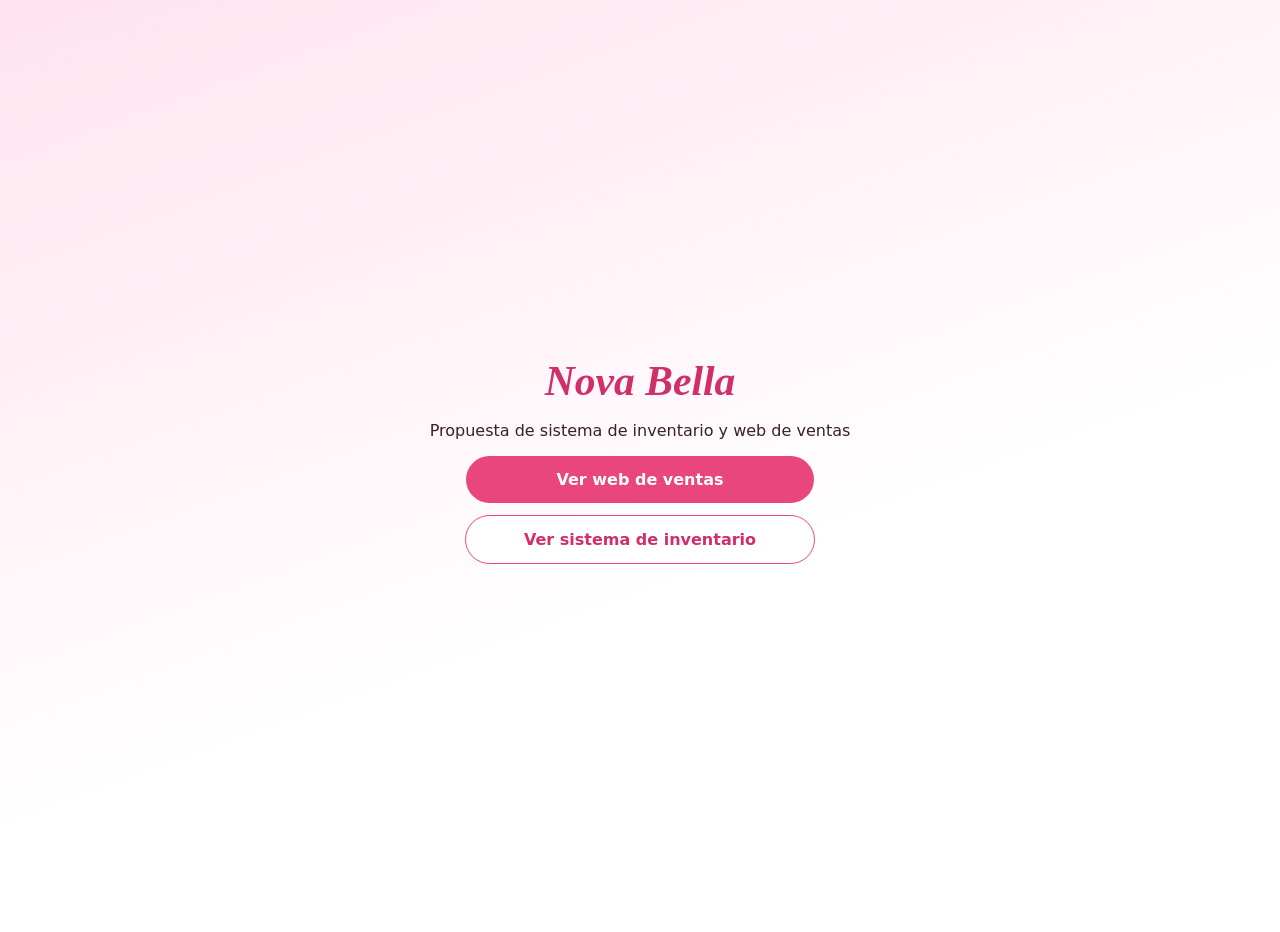
<file: index.html>
<!doctype html>
<html lang="es"><head><meta charset="utf-8"><meta name="viewport" content="width=device-width,initial-scale=1">
<title>Nova Bella · Propuesta</title>
<style>body{margin:0;min-height:100vh;display:grid;place-items:center;background:linear-gradient(160deg,#ffe3ee,#fff 60%);font-family:system-ui,sans-serif;color:#3a1f2b;text-align:center;padding:16px}
h1{font-family:Georgia,serif;font-style:italic;color:#d12f69;font-size:2.6rem;margin:0 0 6px}
a{display:block;margin:12px auto;max-width:320px;padding:14px;border-radius:999px;background:#e8467c;color:#fff;text-decoration:none;font-weight:600}
a.g{background:#fff;color:#d12f69;border:1px solid #e8467c}</style></head>
<body><main><h1>Nova Bella</h1><p>Propuesta de sistema de inventario y web de ventas</p>
<a href="web/">Ver web de ventas</a><a class="g" href="inventario/">Ver sistema de inventario</a></main></body></html>
</file>
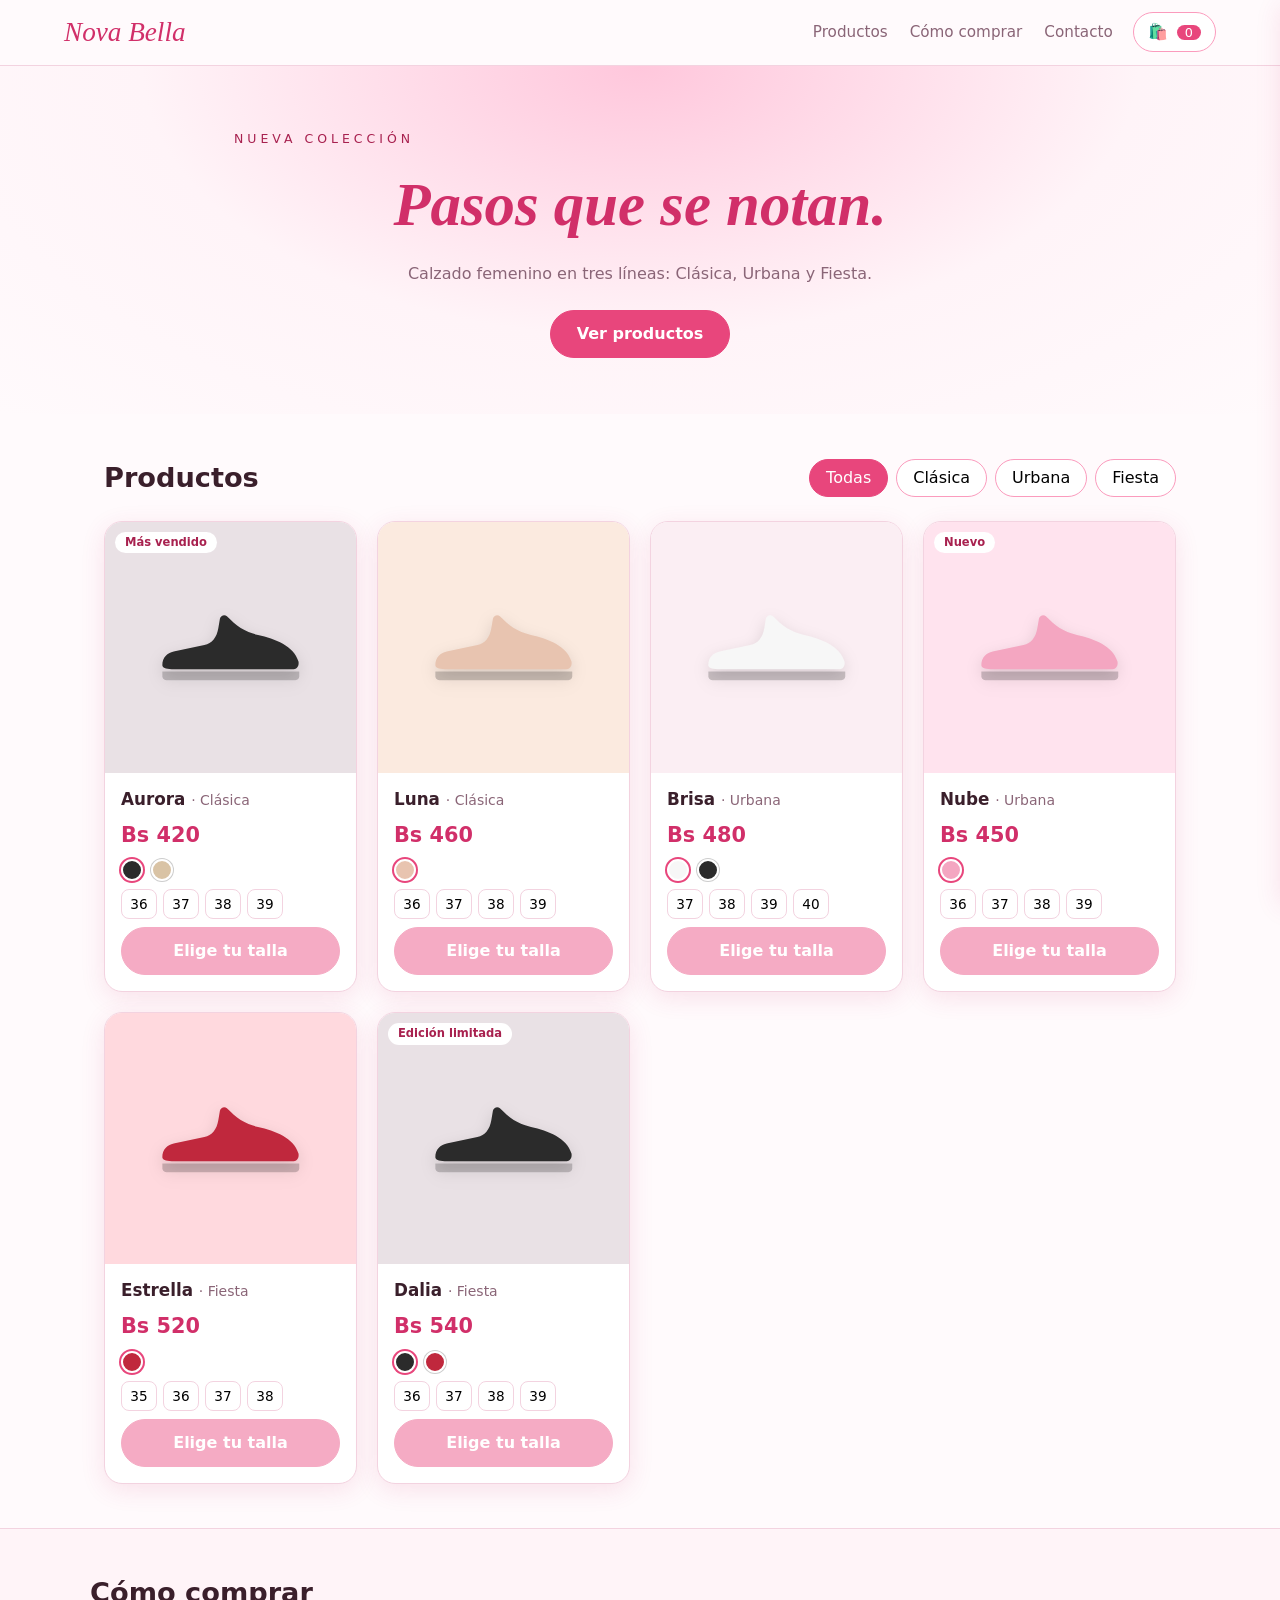
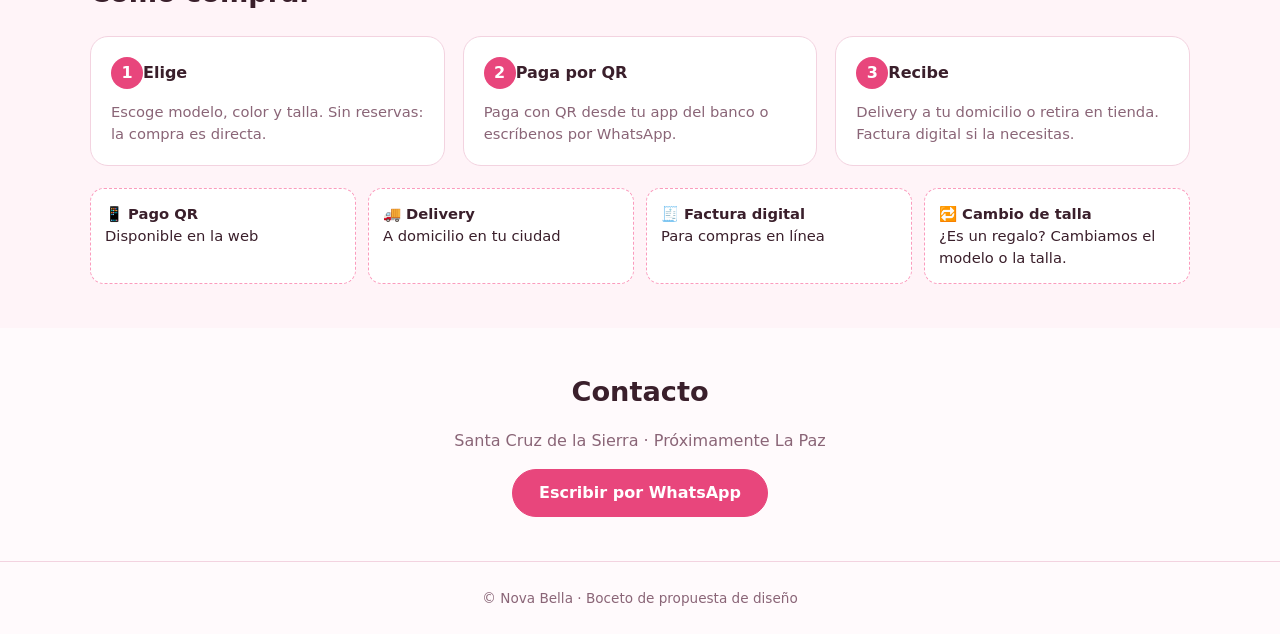
<file: web/index.html>
<!doctype html>
<html lang="es">
<head>
<meta charset="utf-8">
<meta name="viewport" content="width=device-width, initial-scale=1">
<title>Nova Bella · Calzado con estilo</title>
<meta name="description" content="Nova Bella: calzado femenino. Elige tu modelo, color y talla y compra con QR o escríbenos por WhatsApp.">
<link rel="stylesheet" href="styles.css">
</head>
<body>

<header class="bar">
  <a class="logo" href="#top">Nova Bella</a>
  <nav>
    <a href="#productos">Productos</a>
    <a href="#como-comprar">Cómo comprar</a>
    <a href="#contacto">Contacto</a>
  </nav>
  <button class="cart-btn" id="open-cart" aria-label="Abrir carrito">🛍️ <span id="cart-count">0</span></button>
</header>

<main id="top">
  <section class="hero">
    <p class="eyebrow">Nueva colección</p>
    <h1>Pasos que se notan.</h1>
    <p>Calzado femenino en tres líneas: Clásica, Urbana y Fiesta.</p>
    <a class="btn" href="#productos">Ver productos</a>
  </section>

  <!-- 1) Primero los productos con su precio (pedido de la clienta: lo menos cargado posible) -->
  <section id="productos" class="section">
    <div class="head">
      <h2>Productos</h2>
      <div class="chips" id="filtros" role="tablist" aria-label="Filtrar por línea"></div>
    </div>
    <div class="catalog" id="catalogo"></div>
  </section>

  <!-- 2) Abajo, recién, los métodos de compra -->
  <section id="como-comprar" class="section how">
    <h2>Cómo comprar</h2>
    <div class="steps">
      <div class="step"><span>1</span><b>Elige</b><p>Escoge modelo, color y talla. Sin reservas: la compra es directa.</p></div>
      <div class="step"><span>2</span><b>Paga por QR</b><p>Paga con QR desde tu app del banco o escríbenos por WhatsApp.</p></div>
      <div class="step"><span>3</span><b>Recibe</b><p>Delivery a tu domicilio o retira en tienda. Factura digital si la necesitas.</p></div>
    </div>
    <div class="pay">
      <div><b>📱 Pago QR</b><br>Disponible en la web</div>
      <div><b>🚚 Delivery</b><br>A domicilio en tu ciudad</div>
      <div><b>🧾 Factura digital</b><br>Para compras en línea</div>
      <div><b>🔁 Cambio de talla</b><br>¿Es un regalo? Cambiamos el modelo o la talla.</div>
    </div>
  </section>

  <section id="contacto" class="section contact">
    <h2>Contacto</h2>
    <p>Santa Cruz de la Sierra · Próximamente La Paz</p>
    <a class="btn" id="wa-contact" target="_blank" rel="noopener" href="#">Escribir por WhatsApp</a>
  </section>
</main>

<footer>© Nova Bella · Boceto de propuesta de diseño</footer>

<!-- carrito -->
<aside class="drawer" id="drawer" aria-hidden="true">
  <div class="drawer-head"><h3>Tu carrito</h3><button class="x" id="close-cart" aria-label="Cerrar">✕</button></div>
  <div id="cart-items" class="cart-items"></div>
  <div class="drawer-foot">
    <div class="row"><span>Total</span><b id="cart-total">Bs 0</b></div>
    <label class="opt"><input type="radio" name="entrega" value="delivery" checked> Delivery a domicilio</label>
    <label class="opt"><input type="radio" name="entrega" value="tienda"> Retiro en tienda</label>
    <label class="opt"><input type="checkbox" id="factura"> Necesito factura digital</label>
    <button class="btn full" id="pay-qr" disabled>Pagar con QR</button>
    <button class="btn ghost full" id="pay-wa" disabled>Pedir por WhatsApp</button>
    <p class="hint">Demostración: el pago con QR se conectará a la pasarela del banco.</p>
  </div>
</aside>
<div class="scrim" id="scrim"></div>

<div class="modal" id="qr-modal" role="dialog" aria-modal="true" aria-hidden="true">
  <div class="modal-card">
    <h3>Paga con QR</h3>
    <div class="qr-fake" aria-hidden="true"></div>
    <p id="qr-total" class="qr-total"></p>
    <p class="hint">Escanea con la app de tu banco. Al confirmarse el pago recibirás tu comprobante.</p>
    <button class="btn full" id="qr-close">Entendido</button>
  </div>
</div>

<script src="script.js"></script>
</body>
</html>
</file>
<file: web/styles.css>
:root{
  --pink-50:#fff4f8; --pink-100:#ffe3ee; --pink-200:#ffc7dc; --pink-300:#fb9bbd;
  --pink-500:#e8467c; --pink-600:#d12f69; --pink-700:#a8214f;
  --ink:#3a1f2b; --muted:#8a6577; --line:#f3d3e0; --bg:#fffafc; --card:#fff;
  --radius:18px; --shadow:0 6px 24px rgba(209,47,105,.12);
}
*{box-sizing:border-box}
html{scroll-behavior:smooth}
body{margin:0;font-family:"Segoe UI",system-ui,-apple-system,Roboto,sans-serif;color:var(--ink);background:var(--bg);line-height:1.5}
a{color:inherit;text-decoration:none}
h1,h2,h3{margin:0}

.bar{position:sticky;top:0;z-index:20;display:flex;align-items:center;gap:20px;padding:12px 5vw;background:#fffafcee;backdrop-filter:blur(8px);border-bottom:1px solid var(--line)}
.logo{font-family:Georgia,"Times New Roman",serif;font-style:italic;font-size:1.7rem;color:var(--pink-600)}
.bar nav{display:flex;gap:22px;margin-left:auto}
.bar nav a{font-size:.95rem;color:var(--muted)} .bar nav a:hover{color:var(--pink-600)}
.cart-btn{border:1px solid var(--pink-300);background:#fff;border-radius:999px;padding:7px 14px;cursor:pointer;font:inherit}
.cart-btn span{background:var(--pink-500);color:#fff;border-radius:999px;padding:0 8px;font-size:.8rem;margin-left:4px}

.btn{display:inline-block;border:1px solid var(--pink-500);background:var(--pink-500);color:#fff;border-radius:999px;padding:11px 26px;font:inherit;font-weight:600;cursor:pointer}
.btn:hover{background:var(--pink-600)}
.btn.ghost{background:#fff;color:var(--pink-600)} .btn.ghost:hover{background:var(--pink-50)}
.btn.full{width:100%;margin-top:10px;text-align:center}
.btn:disabled{opacity:.45;cursor:not-allowed}

.hero{text-align:center;padding:64px 5vw 56px;background:radial-gradient(ellipse at 50% 0,var(--pink-200),var(--pink-50) 55%,var(--bg))}
.hero .eyebrow{letter-spacing:4px;text-transform:uppercase;font-size:.78rem;color:var(--pink-700);margin:0 0 10px}
.hero h1{font-family:Georgia,serif;font-style:italic;font-size:clamp(2.2rem,6vw,3.8rem);color:var(--pink-600)}
.hero p{max-width:520px;margin:12px auto 24px;color:var(--muted)}

.section{padding:44px 5vw;max-width:1200px;margin:0 auto}
.head{display:flex;align-items:center;gap:16px;flex-wrap:wrap;justify-content:space-between;margin-bottom:22px}
.head h2,.section>h2{font-size:1.7rem}
.chips{display:flex;gap:8px;flex-wrap:wrap}
.chip{border:1px solid var(--pink-300);background:#fff;border-radius:999px;padding:6px 16px;cursor:pointer;font:inherit}
.chip.on{background:var(--pink-500);border-color:var(--pink-500);color:#fff}

.catalog{display:grid;grid-template-columns:repeat(auto-fill,minmax(230px,1fr));gap:20px}
.prod{background:var(--card);border:1px solid var(--line);border-radius:var(--radius);overflow:hidden;box-shadow:var(--shadow);display:flex;flex-direction:column}
.shot{aspect-ratio:1/1;display:grid;place-items:center;position:relative;transition:background .25s}
.shot svg{width:62%;filter:drop-shadow(0 6px 8px #0002)}
.shot .tag{position:absolute;top:10px;left:10px;background:#fff;color:var(--pink-700);font-size:.72rem;font-weight:600;border-radius:999px;padding:2px 10px}
.pbody{padding:14px 16px 16px;display:flex;flex-direction:column;gap:8px;flex:1}
.pbody h3{font-size:1.05rem}
.price{font-size:1.3rem;font-weight:700;color:var(--pink-600)}
.colors{display:flex;gap:8px}
.dot{width:22px;height:22px;border-radius:50%;border:2px solid #fff;box-shadow:0 0 0 1px #0003;cursor:pointer;padding:0}
.dot.on{box-shadow:0 0 0 2px var(--pink-500)}
.sizes{display:flex;gap:6px;flex-wrap:wrap}
.size{min-width:36px;border:1px solid var(--line);background:#fff;border-radius:8px;padding:4px 6px;cursor:pointer;font:inherit;font-size:.85rem}
.size.on{background:var(--pink-100);border-color:var(--pink-500);color:var(--pink-700);font-weight:700}
.size:disabled{opacity:.35;text-decoration:line-through;cursor:not-allowed}
.pbody .btn{margin-top:auto;width:100%;text-align:center}

.how{background:var(--pink-50);max-width:none;border-top:1px solid var(--line)}
.how>*{max-width:1100px;margin-left:auto;margin-right:auto}
.steps{display:grid;grid-template-columns:repeat(auto-fit,minmax(220px,1fr));gap:18px;margin:22px auto}
.step{background:#fff;border:1px solid var(--line);border-radius:var(--radius);padding:20px}
.step span{display:inline-grid;place-items:center;width:32px;height:32px;border-radius:50%;background:var(--pink-500);color:#fff;font-weight:700;margin-bottom:8px}
.step p{margin:4px 0 0;color:var(--muted);font-size:.92rem}
.pay{display:grid;grid-template-columns:repeat(auto-fit,minmax(200px,1fr));gap:12px;font-size:.92rem}
.pay div{border:1px dashed var(--pink-300);border-radius:14px;padding:14px;background:#fff}
.contact{text-align:center}
.contact p{color:var(--muted)}
footer{text-align:center;padding:26px;color:var(--muted);font-size:.85rem;border-top:1px solid var(--line)}

.scrim{position:fixed;inset:0;background:#3a1f2b66;opacity:0;pointer-events:none;transition:.25s;z-index:30}
.scrim.show{opacity:1;pointer-events:auto}
.drawer{position:fixed;top:0;right:0;height:100%;width:min(400px,100%);background:#fff;z-index:40;transform:translateX(100%);transition:.28s;display:flex;flex-direction:column;box-shadow:var(--shadow)}
.drawer.open{transform:none}
.drawer-head{display:flex;justify-content:space-between;align-items:center;padding:16px 18px;border-bottom:1px solid var(--line)}
.x{border:0;background:none;font-size:1.2rem;cursor:pointer}
.cart-items{flex:1;overflow:auto;padding:8px 18px}
.cart-line{display:grid;grid-template-columns:46px 1fr auto;gap:10px;align-items:center;padding:10px 0;border-bottom:1px solid var(--line);font-size:.9rem}
.cart-line .mini{width:46px;height:46px;border-radius:10px}
.cart-line button{border:0;background:none;color:var(--pink-600);cursor:pointer;font-size:.8rem}
.empty{color:var(--muted);text-align:center;margin-top:40px}
.drawer-foot{padding:16px 18px;border-top:1px solid var(--line);background:var(--pink-50)}
.row{display:flex;justify-content:space-between;font-size:1.1rem;margin-bottom:8px}
.opt{display:block;font-size:.9rem;margin:4px 0}
.hint{font-size:.76rem;color:var(--muted);margin:8px 0 0}

.modal{position:fixed;inset:0;display:none;place-items:center;background:#3a1f2b88;z-index:60;padding:16px}
.modal.open{display:grid}
.modal-card{background:#fff;border-radius:22px;padding:26px;width:min(340px,100%);text-align:center}
.qr-fake{width:200px;height:200px;margin:14px auto;border-radius:12px;border:3px dashed var(--pink-300);display:grid;place-items:center;color:var(--pink-600);font-weight:700;background:var(--pink-50)}
.qr-fake::after{content:"QR de ejemplo"}
.qr-total{font-size:1.3rem;font-weight:700;color:var(--pink-600);margin:0}

@media(max-width:640px){.bar nav{display:none}.bar{justify-content:space-between}.cart-btn{margin-left:auto}}
</file>
